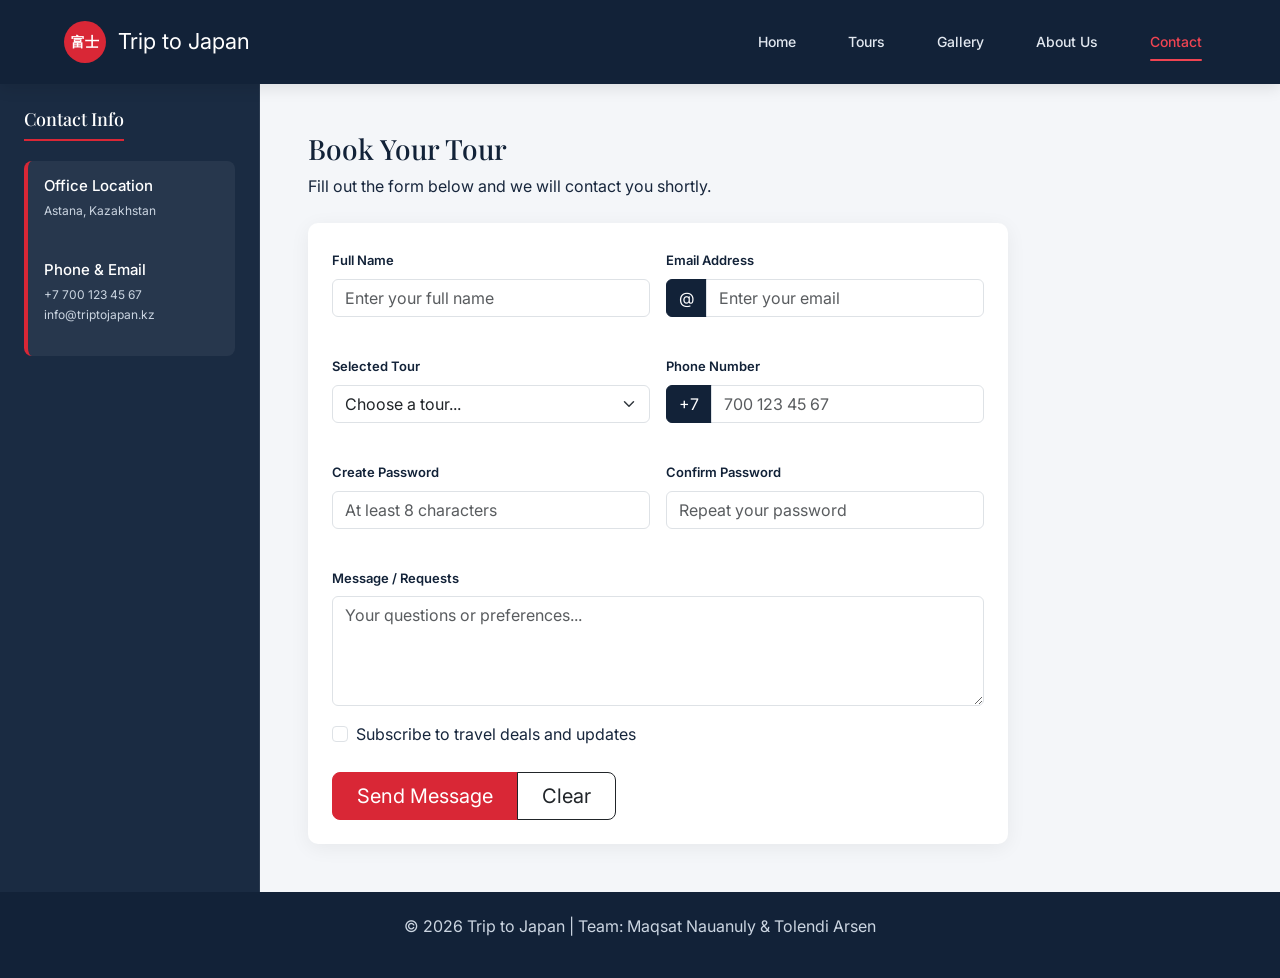
<file: trip-to-japan/contact.html>
<!DOCTYPE html>
<html lang="en">
<head>
    <meta charset="UTF-8">
    <meta name="viewport" content="width=device-width, initial-scale=1.0">
    <title>Trip to Japan | Contact</title>
    <link rel="stylesheet" href="https://cdn.jsdelivr.net/npm/bootstrap@5.3.3/dist/css/bootstrap.min.css">
    <link rel="stylesheet" href="css/style.css">
</head>
<body class="grid-container">

    <header class="main-header">
        <nav class="navbar navbar-expand-lg navbar-dark site-navbar">
            <div class="container-fluid px-0">
                <a class="navbar-brand" href="index.html">
                    <span class="logo-badge">富士</span>
                    <span>Trip to Japan</span>
                </a>
                <button class="navbar-toggler" type="button" data-bs-toggle="collapse" data-bs-target="#mainNav" aria-controls="mainNav" aria-expanded="false" aria-label="Toggle navigation">
                    <span class="navbar-toggler-icon"></span>
                </button>
                <div class="collapse navbar-collapse justify-content-end" id="mainNav">
                    <ul class="navbar-nav gap-lg-4 mt-3 mt-lg-0">
                        <li class="nav-item"><a class="nav-link" href="index.html">Home</a></li>
                        <li class="nav-item"><a class="nav-link" href="tours.html">Tours</a></li>
                        <li class="nav-item"><a class="nav-link" href="gallery.html">Gallery</a></li>
                        <li class="nav-item"><a class="nav-link" href="about.html">About Us</a></li>
                        <li class="nav-item"><a class="nav-link active" href="contact.html">Contact</a></li>
                    </ul>
                </div>
            </div>
        </nav>
    </header>

    <aside class="sidebar p-3 p-lg-4">
        <h3>Contact Info</h3>
        <div class="sidebar-card p-3">
            <h4>Office Location</h4>
            <p>Astana, Kazakhstan</p>
            <br>
            <h4>Phone &amp; Email</h4>
            <p>+7 700 123 45 67<br>info@triptojapan.kz</p>
        </div>
    </aside>

    <main class="main-content p-3 p-md-4 p-lg-5">
        <div class="section-header mb-3 mb-lg-4">
            <h2>Book Your Tour</h2>
            <p>Fill out the form below and we will contact you shortly.</p>
        </div>

        <!-- TASK 9: Bootstrap Form + JS TASK 1: form validation -->
        <div class="form-card p-3 p-lg-4">
            <form id="bookingForm" novalidate>
                <div class="form-success d-none" id="formSuccess">
                    Thank you! Your booking request has been sent. We will contact you shortly.
                </div>

                <div class="row g-3 mb-3">
                    <div class="col-12 col-md-6">
                        <label for="name" class="form-label">Full Name</label>
                        <input type="text" class="form-control" id="name" placeholder="Enter your full name" required>
                        <small class="error-text" id="nameError"></small>
                    </div>
                    <div class="col-12 col-md-6">
                        <label for="email" class="form-label">Email Address</label>
                        <div class="input-group">
                            <span class="input-group-text">@</span>
                            <input type="email" class="form-control" id="email" placeholder="Enter your email" required>
                        </div>
                        <small class="error-text" id="emailError"></small>
                    </div>
                </div>

                <div class="row g-3 mb-3">
                    <div class="col-12 col-md-6">
                        <label for="city" class="form-label">Selected Tour</label>
                        <select id="city" class="form-select" required>
                            <option value="">Choose a tour...</option>
                            <option value="tokyo">Tokyo Highlights</option>
                            <option value="kyoto">Kyoto Cultural</option>
                            <option value="osaka">Osaka Food &amp; Lights</option>
                            <option value="fuji">Mount Fuji Expedition</option>
                        </select>
                        <small class="error-text" id="cityError"></small>
                    </div>
                    <div class="col-12 col-md-6">
                        <label for="phone" class="form-label">Phone Number</label>
                        <div class="input-group">
                            <span class="input-group-text">+7</span>
                            <input type="tel" class="form-control" id="phone" placeholder="700 123 45 67">
                        </div>
                        <small class="error-text" id="phoneError"></small>
                    </div>
                </div>

                <div class="row g-3 mb-3">
                    <div class="col-12 col-md-6">
                        <label for="password" class="form-label">Create Password</label>
                        <input type="password" class="form-control" id="password" placeholder="At least 8 characters" required>
                        <small class="error-text" id="passwordError"></small>
                    </div>
                    <div class="col-12 col-md-6">
                        <label for="confirmPassword" class="form-label">Confirm Password</label>
                        <input type="password" class="form-control" id="confirmPassword" placeholder="Repeat your password" required>
                        <small class="error-text" id="confirmPasswordError"></small>
                    </div>
                </div>

                <div class="mb-3">
                    <label for="msg" class="form-label">Message / Requests</label>
                    <textarea class="form-control" id="msg" rows="4" placeholder="Your questions or preferences..."></textarea>
                </div>

                <div class="form-check mb-4">
                    <input class="form-check-input" type="checkbox" id="newsletter">
                    <label class="form-check-label" for="newsletter">
                        Subscribe to travel deals and updates
                    </label>
                </div>

                <!-- TASK 6: Bootstrap Button Group -->
                <div class="btn-group" role="group" aria-label="Form actions">
                    <button type="submit" class="btn btn-primary btn-lg px-4">Send Message</button>
                    <button type="reset" class="btn btn-outline-dark btn-lg px-4">Clear</button>
                </div>
            </form>
        </div>
    </main>

    <footer class="main-footer">
        <p>© 2026 Trip to Japan | Team: Maqsat Nauanuly &amp; Tolendi Arsen</p>
    </footer>

    <script src="https://cdn.jsdelivr.net/npm/bootstrap@5.3.3/dist/js/bootstrap.bundle.min.js"></script>
    <script src="js/script.js"></script>
</body>
</html>
</file>
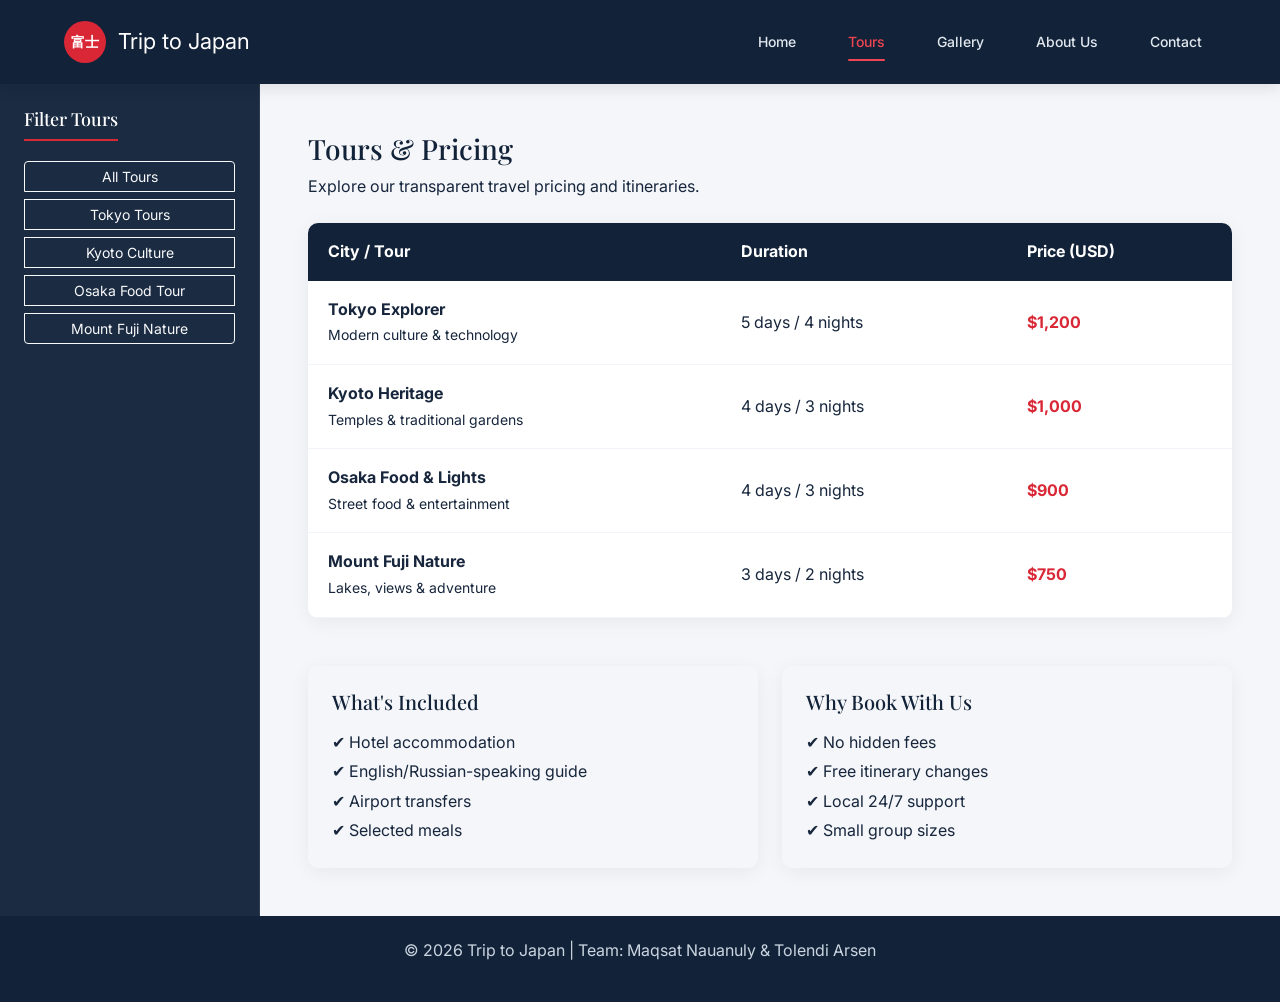
<file: trip-to-japan/tours.html>
<!DOCTYPE html>
<html lang="en">
<head>
    <meta charset="UTF-8">
    <meta name="viewport" content="width=device-width, initial-scale=1.0">
    <title>Trip to Japan | Tours</title>
    <link rel="stylesheet" href="https://cdn.jsdelivr.net/npm/bootstrap@5.3.3/dist/css/bootstrap.min.css">
    <link rel="stylesheet" href="css/style.css">
</head>
<body class="grid-container">

    <header class="main-header">
        <nav class="navbar navbar-expand-lg navbar-dark site-navbar">
            <div class="container-fluid px-0">
                <a class="navbar-brand" href="index.html">
                    <span class="logo-badge">富士</span>
                    <span>Trip to Japan</span>
                </a>
                <button class="navbar-toggler" type="button" data-bs-toggle="collapse" data-bs-target="#mainNav" aria-controls="mainNav" aria-expanded="false" aria-label="Toggle navigation">
                    <span class="navbar-toggler-icon"></span>
                </button>
                <div class="collapse navbar-collapse justify-content-end" id="mainNav">
                    <ul class="navbar-nav gap-lg-4 mt-3 mt-lg-0">
                        <li class="nav-item"><a class="nav-link" href="index.html">Home</a></li>
                        <li class="nav-item"><a class="nav-link active" href="tours.html">Tours</a></li>
                        <li class="nav-item"><a class="nav-link" href="gallery.html">Gallery</a></li>
                        <li class="nav-item"><a class="nav-link" href="about.html">About Us</a></li>
                        <li class="nav-item"><a class="nav-link" href="contact.html">Contact</a></li>
                    </ul>
                </div>
            </div>
        </nav>
    </header>

    <aside class="sidebar p-3 p-lg-4">
        <h3>Filter Tours</h3>
        <!-- TASK 6: Bootstrap Button Group -->
        <div class="btn-group-vertical w-100" role="group" aria-label="Filter tours by destination">
            <button type="button" class="btn btn-outline-light btn-sm mb-2">All Tours</button>
            <button type="button" class="btn btn-outline-light btn-sm mb-2">Tokyo Tours</button>
            <button type="button" class="btn btn-outline-light btn-sm mb-2">Kyoto Culture</button>
            <button type="button" class="btn btn-outline-light btn-sm mb-2">Osaka Food Tour</button>
            <button type="button" class="btn btn-outline-light btn-sm">Mount Fuji Nature</button>
        </div>
    </aside>

    <main class="main-content p-3 p-md-4 p-lg-5">
        <div class="section-header mb-3 mb-lg-4">
            <h2>Tours &amp; Pricing</h2>
            <p>Explore our transparent travel pricing and itineraries.</p>
        </div>

        <div class="table-card mb-4 mb-lg-5">
            <table class="mb-0">
                <thead>
                    <tr>
                        <th>City / Tour</th>
                        <th>Duration</th>
                        <th>Price (USD)</th>
                    </tr>
                </thead>
                <tbody>
                    <tr>
                        <td><strong>Tokyo Explorer</strong><br><small>Modern culture &amp; technology</small></td>
                        <td>5 days / 4 nights</td>
                        <td class="price-text">$1,200</td>
                    </tr>
                    <tr>
                        <td><strong>Kyoto Heritage</strong><br><small>Temples &amp; traditional gardens</small></td>
                        <td>4 days / 3 nights</td>
                        <td class="price-text">$1,000</td>
                    </tr>
                    <tr>
                        <td><strong>Osaka Food &amp; Lights</strong><br><small>Street food &amp; entertainment</small></td>
                        <td>4 days / 3 nights</td>
                        <td class="price-text">$900</td>
                    </tr>
                    <tr>
                        <td><strong>Mount Fuji Nature</strong><br><small>Lakes, views &amp; adventure</small></td>
                        <td>3 days / 2 nights</td>
                        <td class="price-text">$750</td>
                    </tr>
                </tbody>
            </table>
        </div>

        <!-- TASK 3: Bootstrap Grid, two columns (col-sm-12, col-md-6, col-lg-6), wrapped in container-fluid -->
        <div class="container-fluid px-0">
            <div class="row g-4">
                <div class="col-12 col-sm-12 col-md-6 col-lg-6">
                    <div class="theme-card p-4 h-100">
                        <h3 class="mb-3">What's Included</h3>
                        <p class="mb-1">✔ Hotel accommodation</p>
                        <p class="mb-1">✔ English/Russian-speaking guide</p>
                        <p class="mb-1">✔ Airport transfers</p>
                        <p class="mb-0">✔ Selected meals</p>
                    </div>
                </div>
                <div class="col-12 col-sm-12 col-md-6 col-lg-6">
                    <div class="theme-card p-4 h-100">
                        <h3 class="mb-3">Why Book With Us</h3>
                        <p class="mb-1">✔ No hidden fees</p>
                        <p class="mb-1">✔ Free itinerary changes</p>
                        <p class="mb-1">✔ Local 24/7 support</p>
                        <p class="mb-0">✔ Small group sizes</p>
                    </div>
                </div>
            </div>
        </div>
    </main>

    <footer class="main-footer">
        <p>© 2026 Trip to Japan | Team: Maqsat Nauanuly &amp; Tolendi Arsen</p>
    </footer>

    <script src="https://cdn.jsdelivr.net/npm/bootstrap@5.3.3/dist/js/bootstrap.bundle.min.js"></script>
    <script src="js/script.js"></script>
</body>
</html>
</file>
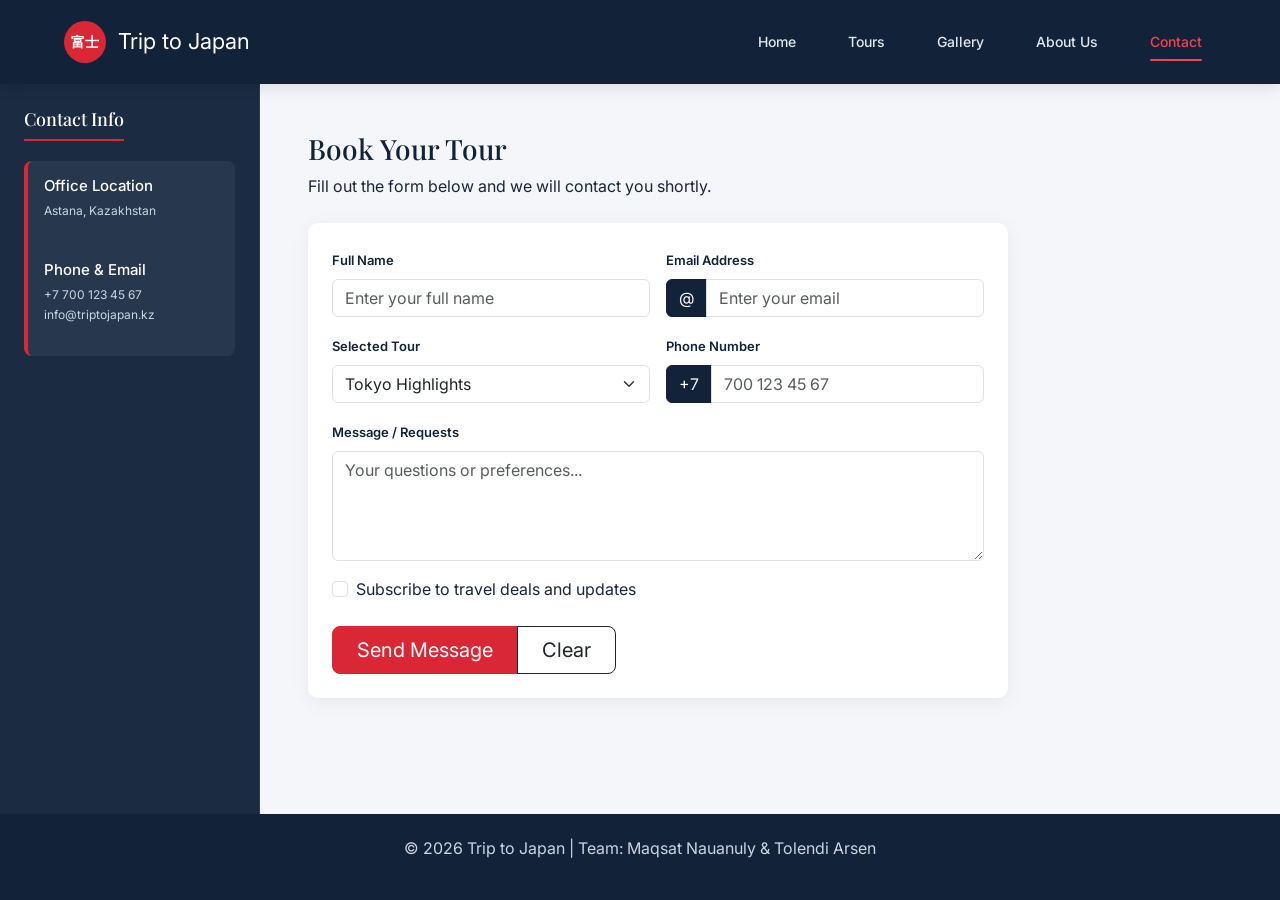
<file: TripToJapan-Assignment3/contact.html>
<!DOCTYPE html>
<html lang="en">
<head>
    <meta charset="UTF-8">
    <meta name="viewport" content="width=device-width, initial-scale=1.0">
    <title>Trip to Japan | Contact</title>
    <link rel="stylesheet" href="https://cdn.jsdelivr.net/npm/bootstrap@5.3.3/dist/css/bootstrap.min.css">
    <link rel="stylesheet" href="css/style.css">
</head>
<body class="grid-container">

    <header class="main-header">
        <nav class="navbar navbar-expand-lg navbar-dark site-navbar">
            <div class="container-fluid px-0">
                <a class="navbar-brand" href="index.html">
                    <span class="logo-badge">富士</span>
                    <span>Trip to Japan</span>
                </a>
                <button class="navbar-toggler" type="button" data-bs-toggle="collapse" data-bs-target="#mainNav" aria-controls="mainNav" aria-expanded="false" aria-label="Toggle navigation">
                    <span class="navbar-toggler-icon"></span>
                </button>
                <div class="collapse navbar-collapse justify-content-end" id="mainNav">
                    <ul class="navbar-nav gap-lg-4 mt-3 mt-lg-0">
                        <li class="nav-item"><a class="nav-link" href="index.html">Home</a></li>
                        <li class="nav-item"><a class="nav-link" href="tours.html">Tours</a></li>
                        <li class="nav-item"><a class="nav-link" href="gallery.html">Gallery</a></li>
                        <li class="nav-item"><a class="nav-link" href="about.html">About Us</a></li>
                        <li class="nav-item"><a class="nav-link active" href="contact.html">Contact</a></li>
                    </ul>
                </div>
            </div>
        </nav>
    </header>

    <aside class="sidebar p-3 p-lg-4">
        <h3>Contact Info</h3>
        <div class="sidebar-card p-3">
            <h4>Office Location</h4>
            <p>Astana, Kazakhstan</p>
            <br>
            <h4>Phone &amp; Email</h4>
            <p>+7 700 123 45 67<br>info@triptojapan.kz</p>
        </div>
    </aside>

    <main class="main-content p-3 p-md-4 p-lg-5">
        <div class="section-header mb-3 mb-lg-4">
            <h2>Book Your Tour</h2>
            <p>Fill out the form below and we will contact you shortly.</p>
        </div>

        <!-- TASK 9: Bootstrap Form -->
        <div class="form-card p-3 p-lg-4">
            <form>
                <div class="row g-3 mb-3">
                    <div class="col-12 col-md-6">
                        <label for="name" class="form-label">Full Name</label>
                        <input type="text" class="form-control" id="name" placeholder="Enter your full name" required>
                    </div>
                    <div class="col-12 col-md-6">
                        <label for="email" class="form-label">Email Address</label>
                        <div class="input-group">
                            <span class="input-group-text">@</span>
                            <input type="email" class="form-control" id="email" placeholder="Enter your email" required>
                        </div>
                    </div>
                </div>

                <div class="row g-3 mb-3">
                    <div class="col-12 col-md-6">
                        <label for="city" class="form-label">Selected Tour</label>
                        <select id="city" class="form-select">
                            <option value="tokyo">Tokyo Highlights</option>
                            <option value="kyoto">Kyoto Cultural</option>
                            <option value="osaka">Osaka Food &amp; Lights</option>
                            <option value="fuji">Mount Fuji Expedition</option>
                        </select>
                    </div>
                    <div class="col-12 col-md-6">
                        <label for="phone" class="form-label">Phone Number</label>
                        <div class="input-group">
                            <span class="input-group-text">+7</span>
                            <input type="tel" class="form-control" id="phone" placeholder="700 123 45 67">
                        </div>
                    </div>
                </div>

                <div class="mb-3">
                    <label for="msg" class="form-label">Message / Requests</label>
                    <textarea class="form-control" id="msg" rows="4" placeholder="Your questions or preferences..."></textarea>
                </div>

                <div class="form-check mb-4">
                    <input class="form-check-input" type="checkbox" id="newsletter">
                    <label class="form-check-label" for="newsletter">
                        Subscribe to travel deals and updates
                    </label>
                </div>

                <!-- TASK 6: Bootstrap Button Group -->
                <div class="btn-group" role="group" aria-label="Form actions">
                    <button type="submit" class="btn btn-primary btn-lg px-4">Send Message</button>
                    <button type="reset" class="btn btn-outline-dark btn-lg px-4">Clear</button>
                </div>
            </form>
        </div>
    </main>

    <footer class="main-footer">
        <p>© 2026 Trip to Japan | Team: Maqsat Nauanuly &amp; Tolendi Arsen</p>
    </footer>

    <script src="https://cdn.jsdelivr.net/npm/bootstrap@5.3.3/dist/js/bootstrap.bundle.min.js"></script>
</body>
</html>
</file>
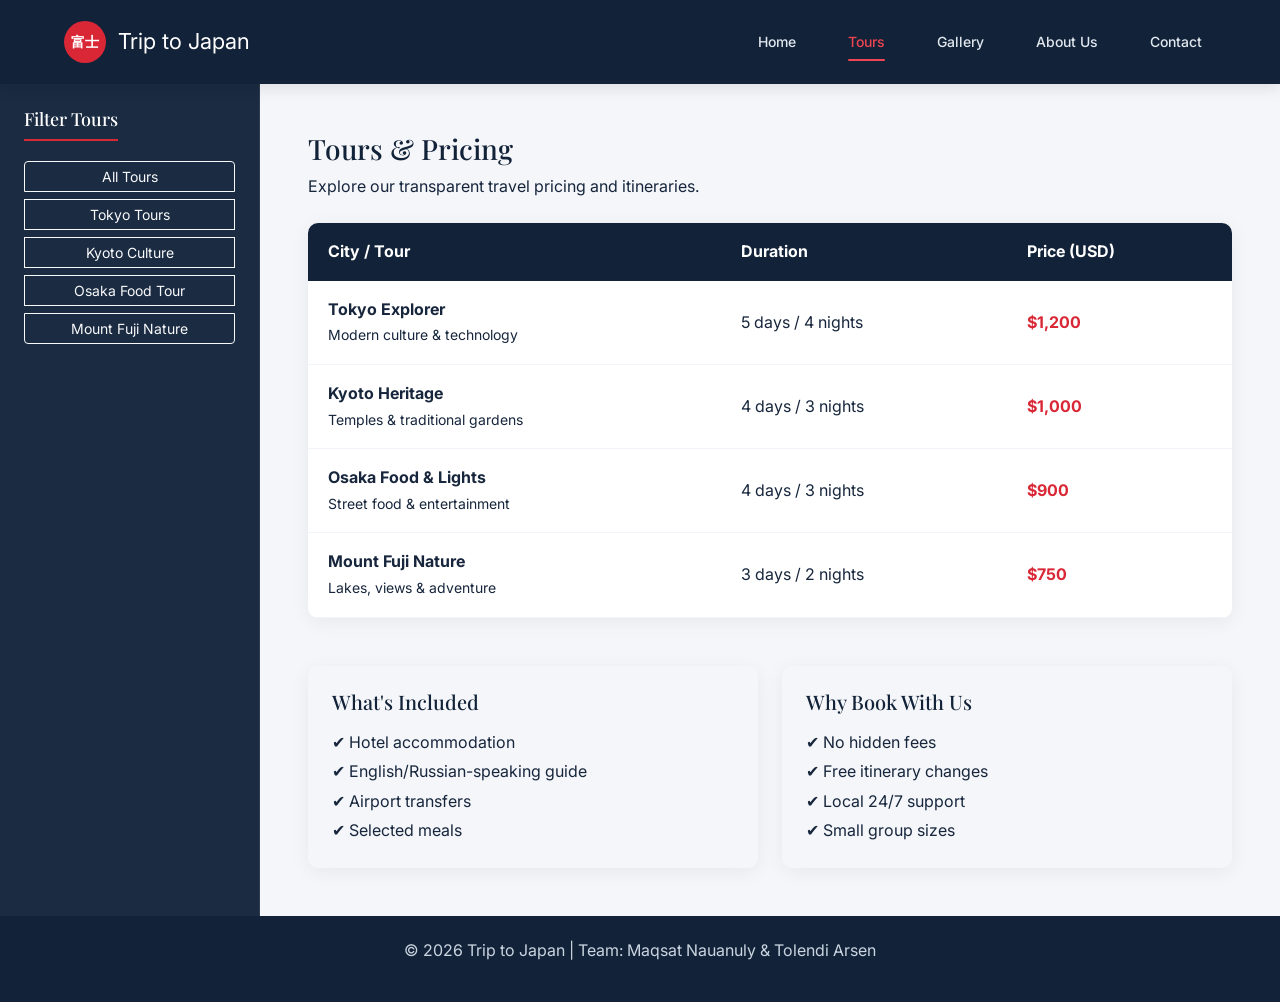
<file: TripToJapan-Assignment3/tours.html>
<!DOCTYPE html>
<html lang="en">
<head>
    <meta charset="UTF-8">
    <meta name="viewport" content="width=device-width, initial-scale=1.0">
    <title>Trip to Japan | Tours</title>
    <link rel="stylesheet" href="https://cdn.jsdelivr.net/npm/bootstrap@5.3.3/dist/css/bootstrap.min.css">
    <link rel="stylesheet" href="css/style.css">
</head>
<body class="grid-container">

    <header class="main-header">
        <nav class="navbar navbar-expand-lg navbar-dark site-navbar">
            <div class="container-fluid px-0">
                <a class="navbar-brand" href="index.html">
                    <span class="logo-badge">富士</span>
                    <span>Trip to Japan</span>
                </a>
                <button class="navbar-toggler" type="button" data-bs-toggle="collapse" data-bs-target="#mainNav" aria-controls="mainNav" aria-expanded="false" aria-label="Toggle navigation">
                    <span class="navbar-toggler-icon"></span>
                </button>
                <div class="collapse navbar-collapse justify-content-end" id="mainNav">
                    <ul class="navbar-nav gap-lg-4 mt-3 mt-lg-0">
                        <li class="nav-item"><a class="nav-link" href="index.html">Home</a></li>
                        <li class="nav-item"><a class="nav-link active" href="tours.html">Tours</a></li>
                        <li class="nav-item"><a class="nav-link" href="gallery.html">Gallery</a></li>
                        <li class="nav-item"><a class="nav-link" href="about.html">About Us</a></li>
                        <li class="nav-item"><a class="nav-link" href="contact.html">Contact</a></li>
                    </ul>
                </div>
            </div>
        </nav>
    </header>

    <aside class="sidebar p-3 p-lg-4">
        <h3>Filter Tours</h3>
        <!-- TASK 6: Bootstrap Button Group -->
        <div class="btn-group-vertical w-100" role="group" aria-label="Filter tours by destination">
            <button type="button" class="btn btn-outline-light btn-sm mb-2">All Tours</button>
            <button type="button" class="btn btn-outline-light btn-sm mb-2">Tokyo Tours</button>
            <button type="button" class="btn btn-outline-light btn-sm mb-2">Kyoto Culture</button>
            <button type="button" class="btn btn-outline-light btn-sm mb-2">Osaka Food Tour</button>
            <button type="button" class="btn btn-outline-light btn-sm">Mount Fuji Nature</button>
        </div>
    </aside>

    <main class="main-content p-3 p-md-4 p-lg-5">
        <div class="section-header mb-3 mb-lg-4">
            <h2>Tours &amp; Pricing</h2>
            <p>Explore our transparent travel pricing and itineraries.</p>
        </div>

        <div class="table-card mb-4 mb-lg-5">
            <table class="mb-0">
                <thead>
                    <tr>
                        <th>City / Tour</th>
                        <th>Duration</th>
                        <th>Price (USD)</th>
                    </tr>
                </thead>
                <tbody>
                    <tr>
                        <td><strong>Tokyo Explorer</strong><br><small>Modern culture &amp; technology</small></td>
                        <td>5 days / 4 nights</td>
                        <td class="price-text">$1,200</td>
                    </tr>
                    <tr>
                        <td><strong>Kyoto Heritage</strong><br><small>Temples &amp; traditional gardens</small></td>
                        <td>4 days / 3 nights</td>
                        <td class="price-text">$1,000</td>
                    </tr>
                    <tr>
                        <td><strong>Osaka Food &amp; Lights</strong><br><small>Street food &amp; entertainment</small></td>
                        <td>4 days / 3 nights</td>
                        <td class="price-text">$900</td>
                    </tr>
                    <tr>
                        <td><strong>Mount Fuji Nature</strong><br><small>Lakes, views &amp; adventure</small></td>
                        <td>3 days / 2 nights</td>
                        <td class="price-text">$750</td>
                    </tr>
                </tbody>
            </table>
        </div>

        <!-- TASK 3: Bootstrap Grid, two columns (col-sm-12, col-md-6, col-lg-6), wrapped in container-fluid -->
        <div class="container-fluid px-0">
            <div class="row g-4">
                <div class="col-12 col-sm-12 col-md-6 col-lg-6">
                    <div class="theme-card p-4 h-100">
                        <h3 class="mb-3">What's Included</h3>
                        <p class="mb-1">✔ Hotel accommodation</p>
                        <p class="mb-1">✔ English/Russian-speaking guide</p>
                        <p class="mb-1">✔ Airport transfers</p>
                        <p class="mb-0">✔ Selected meals</p>
                    </div>
                </div>
                <div class="col-12 col-sm-12 col-md-6 col-lg-6">
                    <div class="theme-card p-4 h-100">
                        <h3 class="mb-3">Why Book With Us</h3>
                        <p class="mb-1">✔ No hidden fees</p>
                        <p class="mb-1">✔ Free itinerary changes</p>
                        <p class="mb-1">✔ Local 24/7 support</p>
                        <p class="mb-0">✔ Small group sizes</p>
                    </div>
                </div>
            </div>
        </div>
    </main>

    <footer class="main-footer">
        <p>© 2026 Trip to Japan | Team: Maqsat Nauanuly &amp; Tolendi Arsen</p>
    </footer>

    <script src="https://cdn.jsdelivr.net/npm/bootstrap@5.3.3/dist/js/bootstrap.bundle.min.js"></script>
</body>
</html>
</file>
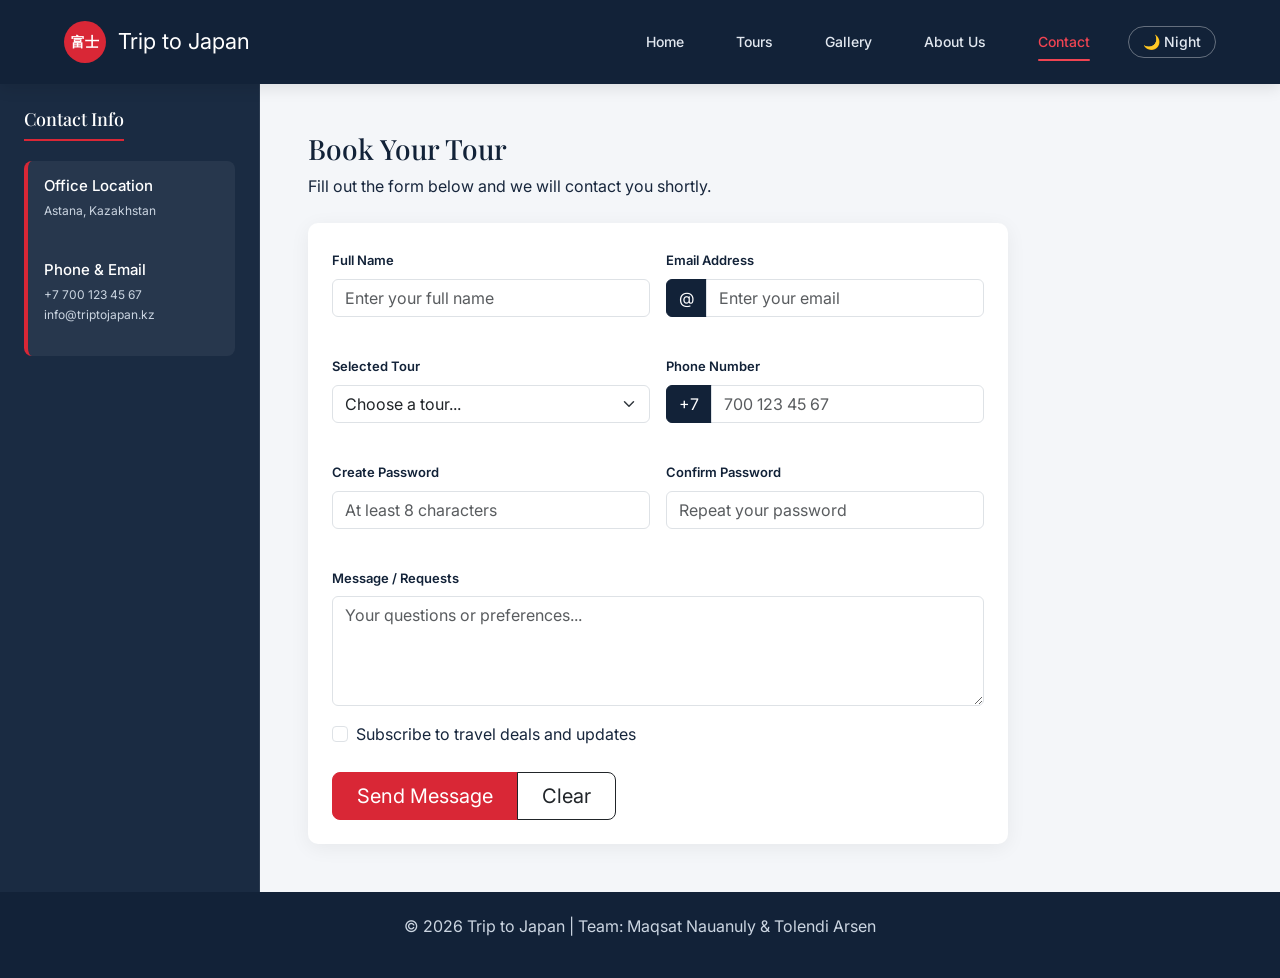
<file: Trip-to-Japan-assignment5/trip-to-japan/trip-to-japan/contact.html>
<!DOCTYPE html>
<html lang="en">
<head>
    <meta charset="UTF-8">
    <meta name="viewport" content="width=device-width, initial-scale=1.0">
    <title>Trip to Japan | Contact</title>
    <link rel="stylesheet" href="https://cdn.jsdelivr.net/npm/bootstrap@5.3.3/dist/css/bootstrap.min.css">
    <link rel="stylesheet" href="css/style.css">
</head>
<body class="grid-container">

    <header class="main-header">
        <nav class="navbar navbar-expand-lg navbar-dark site-navbar">
            <div class="container-fluid px-0">
                <a class="navbar-brand" href="index.html">
                    <span class="logo-badge">富士</span>
                    <span>Trip to Japan</span>
                </a>
                <button class="navbar-toggler" type="button" data-bs-toggle="collapse" data-bs-target="#mainNav" aria-controls="mainNav" aria-expanded="false" aria-label="Toggle navigation">
                    <span class="navbar-toggler-icon"></span>
                </button>
                <div class="collapse navbar-collapse justify-content-end" id="mainNav">
                    <ul class="navbar-nav gap-lg-4 mt-3 mt-lg-0">
                        <li class="nav-item"><a class="nav-link" href="index.html">Home</a></li>
                        <li class="nav-item"><a class="nav-link" href="tours.html">Tours</a></li>
                        <li class="nav-item"><a class="nav-link" href="gallery.html">Gallery</a></li>
                        <li class="nav-item"><a class="nav-link" href="about.html">About Us</a></li>
                        <li class="nav-item"><a class="nav-link active" href="contact.html">Contact</a></li>
                        <li class="nav-item d-flex align-items-center"><button type="button" class="theme-toggle" id="themeToggle">🌙 Night</button></li>
                    </ul>
                </div>
            </div>
        </nav>
    </header>

    <aside class="sidebar p-3 p-lg-4">
        <h3>Contact Info</h3>
        <div class="sidebar-card p-3">
            <h4>Office Location</h4>
            <p>Astana, Kazakhstan</p>
            <br>
            <h4>Phone &amp; Email</h4>
            <p>+7 700 123 45 67<br>info@triptojapan.kz</p>
        </div>
    </aside>

    <main class="main-content p-3 p-md-4 p-lg-5">
        <div class="section-header mb-3 mb-lg-4">
            <h2>Book Your Tour</h2>
            <p>Fill out the form below and we will contact you shortly.</p>
        </div>

        <!-- TASK 9: Bootstrap Form + JS TASK 1: form validation -->
        <div class="form-card p-3 p-lg-4">
            <form id="bookingForm" novalidate>
                <div class="form-success d-none" id="formSuccess">
                    Thank you! Your booking request has been sent. We will contact you shortly.
                </div>

                <div class="form-error d-none" id="formError"></div>

                <div class="row g-3 mb-3">
                    <div class="col-12 col-md-6">
                        <label for="name" class="form-label">Full Name</label>
                        <input type="text" class="form-control" id="name" placeholder="Enter your full name" required>
                        <small class="error-text" id="nameError"></small>
                    </div>
                    <div class="col-12 col-md-6">
                        <label for="email" class="form-label">Email Address</label>
                        <div class="input-group">
                            <span class="input-group-text">@</span>
                            <input type="email" class="form-control" id="email" placeholder="Enter your email" required>
                        </div>
                        <small class="error-text" id="emailError"></small>
                    </div>
                </div>

                <div class="row g-3 mb-3">
                    <div class="col-12 col-md-6">
                        <label for="city" class="form-label">Selected Tour</label>
                        <select id="city" class="form-select" required>
                            <option value="">Choose a tour...</option>
                            <option value="tokyo">Tokyo Highlights</option>
                            <option value="kyoto">Kyoto Cultural</option>
                            <option value="osaka">Osaka Food &amp; Lights</option>
                            <option value="fuji">Mount Fuji Expedition</option>
                        </select>
                        <small class="error-text" id="cityError"></small>
                    </div>
                    <div class="col-12 col-md-6">
                        <label for="phone" class="form-label">Phone Number</label>
                        <div class="input-group">
                            <span class="input-group-text">+7</span>
                            <input type="tel" class="form-control" id="phone" placeholder="700 123 45 67">
                        </div>
                        <small class="error-text" id="phoneError"></small>
                    </div>
                </div>

                <div class="row g-3 mb-3">
                    <div class="col-12 col-md-6">
                        <label for="password" class="form-label">Create Password</label>
                        <input type="password" class="form-control" id="password" placeholder="At least 8 characters" required>
                        <small class="error-text" id="passwordError"></small>
                    </div>
                    <div class="col-12 col-md-6">
                        <label for="confirmPassword" class="form-label">Confirm Password</label>
                        <input type="password" class="form-control" id="confirmPassword" placeholder="Repeat your password" required>
                        <small class="error-text" id="confirmPasswordError"></small>
                    </div>
                </div>

                <div class="mb-3">
                    <label for="msg" class="form-label">Message / Requests</label>
                    <textarea class="form-control" id="msg" rows="4" placeholder="Your questions or preferences..."></textarea>
                </div>

                <div class="form-check mb-4">
                    <input class="form-check-input" type="checkbox" id="newsletter">
                    <label class="form-check-label" for="newsletter">
                        Subscribe to travel deals and updates
                    </label>
                </div>

                <!-- TASK 6: Bootstrap Button Group -->
                <div class="btn-group" role="group" aria-label="Form actions">
                    <button type="submit" class="btn btn-primary btn-lg px-4" id="submitBtn">Send Message</button>
                    <button type="reset" class="btn btn-outline-dark btn-lg px-4">Clear</button>
                </div>
            </form>
        </div>
    </main>

    <footer class="main-footer">
        <p>© 2026 Trip to Japan | Team: Maqsat Nauanuly &amp; Tolendi Arsen</p>
    </footer>

    <script src="https://cdn.jsdelivr.net/npm/bootstrap@5.3.3/dist/js/bootstrap.bundle.min.js"></script>
    <script src="js/script.js"></script>
</body>
</html>
</file>
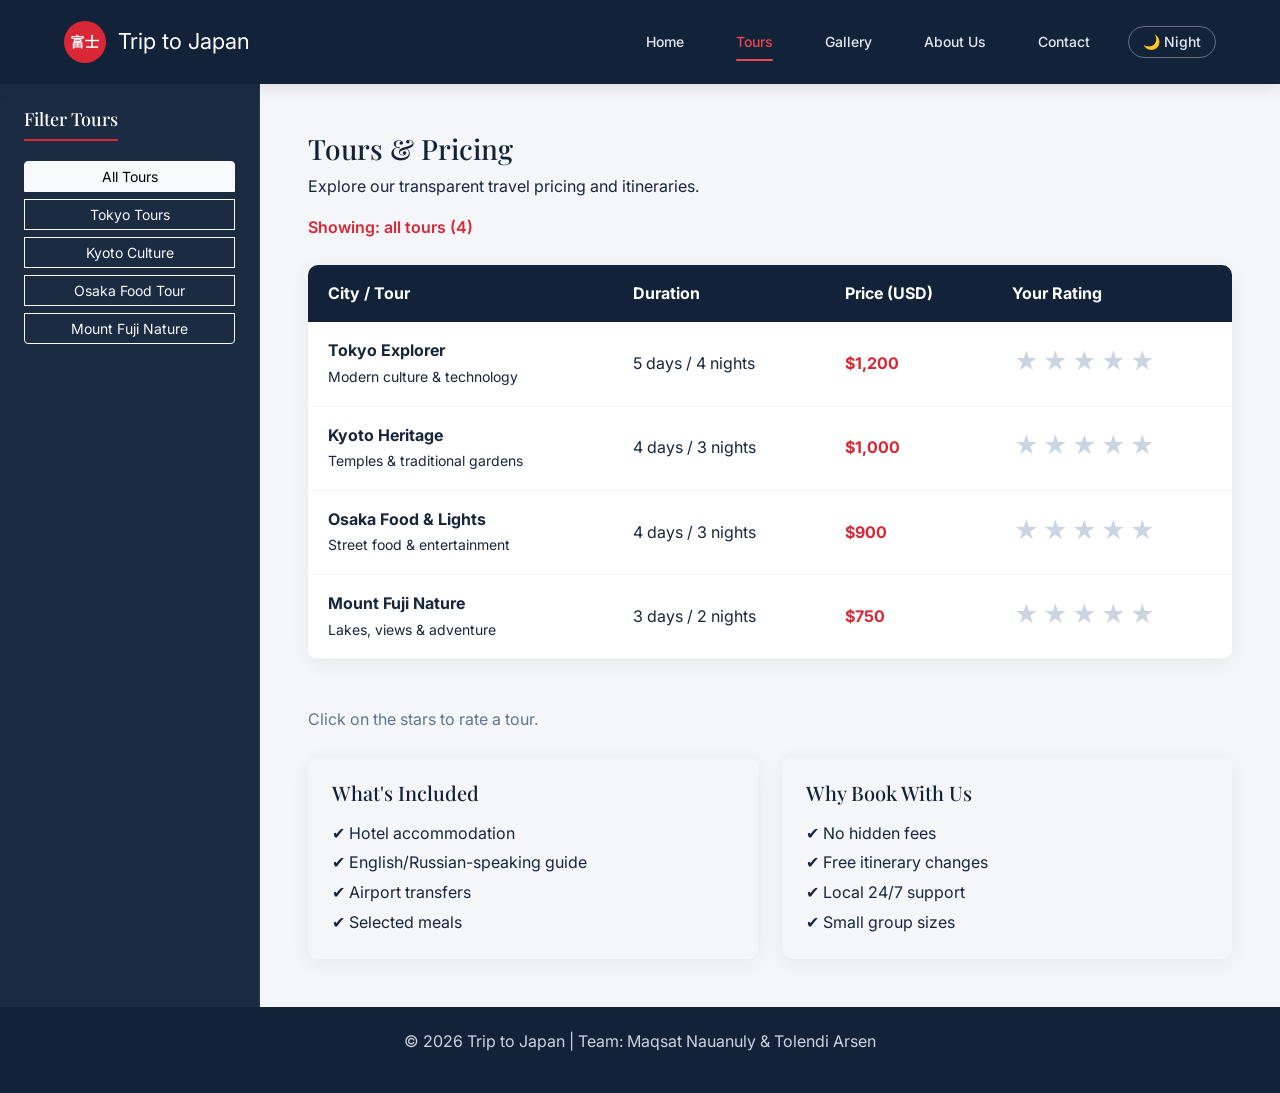
<file: Trip-to-Japan-assignment5/trip-to-japan/trip-to-japan/tours.html>
<!DOCTYPE html>
<html lang="en">
<head>
    <meta charset="UTF-8">
    <meta name="viewport" content="width=device-width, initial-scale=1.0">
    <title>Trip to Japan | Tours</title>
    <link rel="stylesheet" href="https://cdn.jsdelivr.net/npm/bootstrap@5.3.3/dist/css/bootstrap.min.css">
    <link rel="stylesheet" href="css/style.css">
</head>
<body class="grid-container">

    <header class="main-header">
        <nav class="navbar navbar-expand-lg navbar-dark site-navbar">
            <div class="container-fluid px-0">
                <a class="navbar-brand" href="index.html">
                    <span class="logo-badge">富士</span>
                    <span>Trip to Japan</span>
                </a>
                <button class="navbar-toggler" type="button" data-bs-toggle="collapse" data-bs-target="#mainNav" aria-controls="mainNav" aria-expanded="false" aria-label="Toggle navigation">
                    <span class="navbar-toggler-icon"></span>
                </button>
                <div class="collapse navbar-collapse justify-content-end" id="mainNav">
                    <ul class="navbar-nav gap-lg-4 mt-3 mt-lg-0">
                        <li class="nav-item"><a class="nav-link" href="index.html">Home</a></li>
                        <li class="nav-item"><a class="nav-link active" href="tours.html">Tours</a></li>
                        <li class="nav-item"><a class="nav-link" href="gallery.html">Gallery</a></li>
                        <li class="nav-item"><a class="nav-link" href="about.html">About Us</a></li>
                        <li class="nav-item"><a class="nav-link" href="contact.html">Contact</a></li>
                        <li class="nav-item d-flex align-items-center"><button type="button" class="theme-toggle" id="themeToggle">🌙 Night</button></li>
                    </ul>
                </div>
            </div>
        </nav>
    </header>

    <aside class="sidebar p-3 p-lg-4">
        <h3>Filter Tours</h3>
        <!-- TASK 6: Bootstrap Button Group -->
        <div class="btn-group-vertical w-100" role="group" aria-label="Filter tours by destination">
            <button type="button" class="btn btn-outline-light btn-sm mb-2 filter-btn active" data-filter="all">All Tours</button>
            <button type="button" class="btn btn-outline-light btn-sm mb-2 filter-btn" data-filter="tokyo">Tokyo Tours</button>
            <button type="button" class="btn btn-outline-light btn-sm mb-2 filter-btn" data-filter="kyoto">Kyoto Culture</button>
            <button type="button" class="btn btn-outline-light btn-sm mb-2 filter-btn" data-filter="osaka">Osaka Food Tour</button>
            <button type="button" class="btn btn-outline-light btn-sm filter-btn" data-filter="fuji">Mount Fuji Nature</button>
        </div>
    </aside>

    <main class="main-content p-3 p-md-4 p-lg-5">
        <div class="section-header mb-3 mb-lg-4">
            <h2>Tours &amp; Pricing</h2>
            <p>Explore our transparent travel pricing and itineraries.</p>
            <!-- ADVANCED JS: text updated by filter buttons -->
            <p class="filter-info" id="filterInfo"></p>
        </div>

        <div class="table-card mb-4 mb-lg-5">
            <table class="mb-0">
                <thead>
                    <tr>
                        <th>City / Tour</th>
                        <th>Duration</th>
                        <th>Price (USD)</th>
                        <th>Your Rating</th>
                    </tr>
                </thead>
                <!-- ADVANCED JS: rows are created from the "tours" array in script.js -->
                <tbody id="toursBody"></tbody>
            </table>
        </div>

        <!-- ADVANCED JS: message after clicking a rating star -->
        <p class="rating-message" id="ratingMessage">Click on the stars to rate a tour.</p>

        <!-- TASK 3: Bootstrap Grid, two columns (col-sm-12, col-md-6, col-lg-6), wrapped in container-fluid -->
        <div class="container-fluid px-0">
            <div class="row g-4">
                <div class="col-12 col-sm-12 col-md-6 col-lg-6">
                    <div class="theme-card p-4 h-100">
                        <h3 class="mb-3">What's Included</h3>
                        <p class="mb-1">✔ Hotel accommodation</p>
                        <p class="mb-1">✔ English/Russian-speaking guide</p>
                        <p class="mb-1">✔ Airport transfers</p>
                        <p class="mb-0">✔ Selected meals</p>
                    </div>
                </div>
                <div class="col-12 col-sm-12 col-md-6 col-lg-6">
                    <div class="theme-card p-4 h-100">
                        <h3 class="mb-3">Why Book With Us</h3>
                        <p class="mb-1">✔ No hidden fees</p>
                        <p class="mb-1">✔ Free itinerary changes</p>
                        <p class="mb-1">✔ Local 24/7 support</p>
                        <p class="mb-0">✔ Small group sizes</p>
                    </div>
                </div>
            </div>
        </div>
    </main>

    <footer class="main-footer">
        <p>© 2026 Trip to Japan | Team: Maqsat Nauanuly &amp; Tolendi Arsen</p>
    </footer>

    <script src="https://cdn.jsdelivr.net/npm/bootstrap@5.3.3/dist/js/bootstrap.bundle.min.js"></script>
    <script src="js/script.js"></script>
</body>
</html>
</file>
<file: trip-to-japan/css/style.css>
@import url('https://fonts.googleapis.com/css2?family=Inter:wght@400;500;600;700&family=Playfair+Display:wght@600;700&display=swap');

* {
    margin: 0;
    padding: 0;
    box-sizing: border-box;
    font-family: 'Inter', sans-serif;
}

body {
    background-color: #f4f6f9;
    color: #17263c;
    line-height: 1.6;
}

a {
    text-decoration: none;
    color: inherit;
}

ul {
    list-style: none;
}

/* =====================================================
   TASK 1: RESPONSIVE TYPOGRAPHY (Media Queries)
   Mobile-first base sizes, scaled up for tablet + desktop
   ===================================================== */
h1, h2, h3 { font-family: 'Playfair Display', serif; color: #122238; }

h1 { font-size: 26px; }
h2 { font-size: 20px; }
h3 { font-size: 17px; }
p  { font-size: 14px; }

/* Tablet */
@media (min-width: 576px) {
    h1 { font-size: 34px; }
    h2 { font-size: 24px; }
    h3 { font-size: 19px; }
    p  { font-size: 15px; }
}

/* Desktop */
@media (min-width: 992px) {
    h1 { font-size: 44px; }
    h2 { font-size: 28px; }
    h3 { font-size: 20px; }
    p  { font-size: 16px; }
}

/* =====================================================
   TASK 3: GRID PAGE LAYOUT (Header, Sidebar, Main, Footer)
   ===================================================== */
.grid-container {
    display: grid;
    grid-template-areas:
        "header header"
        "sidebar main"
        "footer footer";
    grid-template-columns: 260px 1fr;
    grid-template-rows: auto 1fr auto;
    min-height: 100vh;
}

.main-header { grid-area: header; position: sticky; top: 0; z-index: 100; }
.sidebar { grid-area: sidebar; }
.main-content { grid-area: main; }
.main-footer { grid-area: footer; }

/* =====================================================
   TASK 5: BOOTSTRAP NAVBAR (themed to match brand)
   ===================================================== */
.site-navbar {
    background-color: #122238 !important;
    padding: 16px 5% !important;
    box-shadow: 0 4px 15px rgba(0,0,0,0.1);
}

.site-navbar .navbar-brand {
    color: #ffffff;
    font-family: 'Playfair Display', serif;
    font-size: 22px;
    display: flex;
    align-items: center;
    gap: 12px;
}

.logo-badge {
    width: 42px;
    height: 42px;
    background: #d92736;
    color: white;
    border-radius: 50%;
    display: flex;
    justify-content: center;
    align-items: center;
    font-weight: 700;
    font-size: 14px;
    flex-shrink: 0;
}

.site-navbar .nav-link {
    color: #e2e8f0 !important;
    font-size: 14px;
    font-weight: 500;
    padding: 6px 14px !important;
    transition: 0.3s;
    position: relative;
}

.site-navbar .nav-link:hover,
.site-navbar .nav-link.active {
    color: #f04452 !important;
}

.site-navbar .nav-link.active::after {
    content: "";
    position: absolute;
    bottom: -2px;
    left: 14px;
    right: 14px;
    height: 2px;
    background: #f04452;
    border-radius: 2px;
}

.site-navbar .navbar-toggler {
    border-color: rgba(255,255,255,0.35);
}

.site-navbar .navbar-toggler-icon {
    background-image: url("data:image/svg+xml,%3csvg xmlns='http://www.w3.org/2000/svg' viewBox='0 0 30 30'%3e%3cpath stroke='rgba(255,255,255,0.85)' stroke-linecap='round' stroke-miterlimit='10' stroke-width='2' d='M4 7h22M4 15h22M4 23h22'/%3e%3c/svg%3e");
}

/* =====================================================
   SIDEBAR STYLES (Grid Area Element)
   ===================================================== */
.sidebar {
    background-color: #1a2b42;
    color: #ffffff;
    border-right: 1px solid rgba(255,255,255,0.08);
}

.sidebar h3 {
    color: #ffffff;
    font-size: 18px;
    margin-bottom: 20px;
    border-bottom: 2px solid #d92736;
    padding-bottom: 8px;
    display: inline-block;
}

.sidebar ul li { margin-bottom: 14px; }

.sidebar ul li a {
    color: #cbd5e1;
    font-size: 14px;
    transition: 0.2s;
}

.sidebar ul li a:hover {
    color: #f04452;
    padding-left: 6px;
}

.sidebar-card {
    background: rgba(255,255,255,0.06);
    border-radius: 8px;
    border-left: 4px solid #d92736;
}

.sidebar-card h4 {
    font-size: 15px;
    margin-bottom: 6px;
    color: #fff;
}

.sidebar-card p {
    font-size: 12px;
    color: #cbd5e1;
}

/* =====================================================
   PAGE HERO & TITLES
   ===================================================== */
.hero-banner {
    background: linear-gradient(rgba(18,34,56,0.65), rgba(18,34,56,0.85)), url('https://images.unsplash.com/photo-1493976040374-85c8e12f0c0e?auto=format&fit=crop&w=1600&q=80') center/cover;
    color: white;
    border-radius: 12px;
}

.hero-banner h1 { color: #ffffff; }
.hero-banner p { color: #e2e8f0; font-size: 16px; }

.section-header h2 { color: #122238; }

/* =====================================================
   TASK 2: PURE CSS RESPONSIVE CARD ROW (NO BOOTSTRAP)
   Desktop: 3 per row | Tablet: 2 per row | Mobile: stacked
   ===================================================== */
.mq-card-row {
    display: flex;
    flex-wrap: wrap;
    gap: 20px;
}

.mq-card {
    flex: 1 1 100%;
    background: #ffffff;
    border-radius: 10px;
    padding: 26px;
    box-shadow: 0 4px 20px rgba(0,0,0,0.06);
    border-top: 3px solid #d92736;
}

.mq-card h3 { margin-bottom: 10px; }
.mq-card p { color: #64748b; }

/* Tablet: two boxes per row */
@media (min-width: 576px) and (max-width: 991px) {
    .mq-card { flex: 1 1 calc(50% - 10px); }
}

/* Desktop: three boxes side by side */
@media (min-width: 992px) {
    .mq-card { flex: 1 1 calc(33.333% - 14px); }
}

/* =====================================================
   TASK 8: BOOTSTRAP CARDS (themed)
   ===================================================== */
.theme-card {
    border: none;
    border-radius: 10px;
    overflow: hidden;
    box-shadow: 0 4px 20px rgba(0,0,0,0.06);
    transition: transform 0.3s ease, box-shadow 0.3s ease;
}

.theme-card:hover {
    transform: translateY(-8px);
    box-shadow: 0 12px 30px rgba(0,0,0,0.12);
}

.theme-card .card-img-top {
    height: 190px;
    object-fit: cover;
}

.theme-card .card-title {
    font-family: 'Playfair Display', serif;
    color: #122238;
}

.theme-card .card-text { color: #64748b; font-size: 14px; }

/* =====================================================
   TASK 6: BOOTSTRAP BUTTONS (themed red brand color)
   ===================================================== */
.btn-primary {
    background-color: #d92736;
    border-color: #d92736;
}
.btn-primary:hover, .btn-primary:focus {
    background-color: #b91f2d;
    border-color: #b91f2d;
}

.btn-outline-primary {
    color: #d92736;
    border-color: #d92736;
}
.btn-outline-primary:hover {
    background-color: #d92736;
    border-color: #d92736;
    color: #fff;
}

.btn-dark { background-color: #122238; border-color: #122238; }
.btn-dark:hover { background-color: #0b1626; border-color: #0b1626; }

/* =====================================================
   TASK 4: GRID IMAGE GALLERY WITH HOVER CAPTIONS
   ===================================================== */
.gallery-grid-container {
    display: grid;
    grid-template-columns: repeat(3, 1fr);
    /* spacing handled by Bootstrap's g-4 utility class in HTML (Task 4) */
}

.gallery-card {
    position: relative;
    height: 220px;
    border-radius: 10px;
    overflow: hidden;
    box-shadow: 0 4px 15px rgba(0,0,0,0.08);
}

.gallery-card img {
    width: 100%;
    height: 100%;
    object-fit: cover;
    transition: transform 0.4s ease;
}

.gallery-overlay {
    position: absolute;
    top: 0;
    left: 0;
    width: 100%;
    height: 100%;
    background: rgba(18, 34, 56, 0.85);
    display: flex;
    flex-direction: column;
    justify-content: center;
    align-items: center;
    color: #ffffff;
    opacity: 0;
    transition: opacity 0.3s ease;
}

.gallery-overlay h4 { font-size: 18px; font-weight: 600; color: #fff; }
.gallery-overlay p { font-size: 12px; color: #f04452; margin-top: 4px; }

.gallery-card:hover img { transform: scale(1.08); }
.gallery-card:hover .gallery-overlay { opacity: 1; }

/* =====================================================
   TASK 7: BOOTSTRAP CAROUSEL (themed)
   ===================================================== */
.theme-carousel .carousel-item img {
    height: 420px;
    object-fit: cover;
    border-radius: 12px;
}
.theme-carousel { border-radius: 12px; overflow: hidden; }
.theme-carousel .carousel-caption {
    background: rgba(18,34,56,0.55);
    border-radius: 8px;
    padding: 10px 24px;
    bottom: 30px;
}
.theme-carousel .carousel-indicators [data-bs-target] {
    background-color: #d92736;
}

/* =====================================================
   TABLES (TOURS PAGE)
   ===================================================== */
.table-card {
    background: white;
    border-radius: 10px;
    overflow: hidden;
    box-shadow: 0 4px 20px rgba(0,0,0,0.06);
}

table { width: 100%; border-collapse: collapse; }

table th {
    background: #122238;
    color: white;
    text-align: left;
    padding: 16px 20px;
}

table td {
    padding: 16px 20px;
    border-bottom: 1px solid #f1f5f9;
}

table tr:hover { background: #f8fafc; }

.price-text { color: #d92736; font-weight: 700; }

/* =====================================================
   TASK 9: BOOTSTRAP FORM (themed)
   ===================================================== */
.form-card {
    background: white;
    border-radius: 10px;
    box-shadow: 0 4px 20px rgba(0,0,0,0.06);
    max-width: 700px;
}

.form-label { font-weight: 600; font-size: 13px; color: #122238; }

.form-control:focus, .form-select:focus {
    border-color: #d92736;
    box-shadow: 0 0 0 0.2rem rgba(217, 39, 54, 0.15);
}

.input-group-text { background: #122238; color: #fff; border-color: #122238; }

/* =====================================================
   FOOTER (Grid Area Element)
   ===================================================== */
.main-footer {
    background: #122238;
    color: #cbd5e1;
    text-align: center;
    padding: 22px;
    font-size: 13px;
}

/* =====================================================
   RESPONSIVE LAYOUT (structural breakpoints)
   ===================================================== */
@media (max-width: 900px) {
    .grid-container {
        grid-template-areas:
            "header"
            "main"
            "sidebar"
            "footer";
        grid-template-columns: 1fr;
    }

    .gallery-grid-container {
        grid-template-columns: repeat(2, 1fr);
    }
}

@media (max-width: 600px) {
    .gallery-grid-container {
        grid-template-columns: 1fr;
    }
    .theme-carousel .carousel-item img { height: 260px; }
}

/* =====================================================
   JS TASK 1: FORM VALIDATION STYLES (contact.html)
   ===================================================== */
.error-text {
    display: block;
    color: #d92736;
    font-size: 12px;
    margin-top: 4px;
    min-height: 16px;
}

.form-hint { font-size: 12px; color: #64748b; }

.form-control.input-error,
.form-select.input-error {
    border-color: #d92736;
    background-color: #fff5f5;
}

.form-control.input-ok,
.form-select.input-ok {
    border-color: #2f9e62;
}

.form-success {
    background: #e8f3ea;
    color: #1f6b43;
    border-left: 4px solid #2f9e62;
    border-radius: 8px;
    padding: 14px 18px;
    margin-bottom: 20px;
    font-size: 14px;
    font-weight: 500;
}

/* =====================================================
   JS TASK 2: FAQ ACCORDION (about.html)
   Answer is hidden with max-height: 0 and opens smoothly
   ===================================================== */
.faq-list { max-width: 800px; }

.faq-item {
    background: #ffffff;
    border-radius: 10px;
    box-shadow: 0 4px 20px rgba(0,0,0,0.06);
    border-left: 4px solid transparent;
    margin-bottom: 12px;
    overflow: hidden;
    transition: border-color 0.3s ease;
}

.faq-item.active { border-left-color: #d92736; }

.faq-question {
    width: 100%;
    display: flex;
    justify-content: space-between;
    align-items: center;
    gap: 16px;
    padding: 16px 20px;
    background: none;
    border: none;
    text-align: left;
    font-size: 16px;
    font-weight: 600;
    color: #122238;
    cursor: pointer;
    transition: color 0.2s ease;
}

.faq-question:hover { color: #d92736; }

.faq-icon {
    font-size: 24px;
    line-height: 1;
    color: #d92736;
    flex-shrink: 0;
    transition: transform 0.3s ease;
}

.faq-item.active .faq-icon { transform: rotate(45deg); }

.faq-answer {
    max-height: 0;
    overflow: hidden;
    transition: max-height 0.35s ease;
}

.faq-answer p {
    padding: 0 20px 18px;
    color: #64748b;
}

/* =====================================================
   JS TASK 3: POPUP SUBSCRIPTION FORM (index.html)
   ===================================================== */
.popup-overlay {
    position: fixed;
    top: 0;
    left: 0;
    width: 100%;
    height: 100%;
    background: rgba(18, 34, 56, 0.75);
    display: none;
    justify-content: center;
    align-items: center;
    padding: 16px;
    z-index: 2000;
}

.popup-overlay.show { display: flex; }

.popup-box {
    position: relative;
    width: 100%;
    max-width: 440px;
    background: #ffffff;
    border-radius: 12px;
    border-top: 4px solid #d92736;
    padding: 30px 26px 26px;
    box-shadow: 0 12px 40px rgba(0,0,0,0.25);
}

.popup-box h3 { margin-bottom: 8px; }
.popup-box > p { color: #64748b; margin-bottom: 18px; }

.popup-close {
    position: absolute;
    top: 8px;
    right: 14px;
    background: none;
    border: none;
    font-size: 30px;
    line-height: 1;
    color: #64748b;
    cursor: pointer;
    transition: color 0.2s ease;
}

.popup-close:hover { color: #d92736; }

.popup-message {
    font-size: 13px;
    margin-top: 12px;
    min-height: 18px;
}

.popup-message.popup-error { color: #d92736; }
.popup-message.popup-success { color: #1f6b43; font-weight: 600; }

/* =====================================================
   JS TASK 4: BACKGROUND COLOR CHANGE (gallery.html)
   Smooth transition when the color changes
   ===================================================== */
body { transition: background-color 0.5s ease; }

.color-name-text { margin-top: 8px; }

/* =====================================================
   JS TASK 5: DATE AND TIME BLOCK (index.html)
   ===================================================== */
.sidebar-card .datetime-text {
    font-size: 14px;
    font-weight: 600;
    color: #ffffff;
}
</file>
<file: TripToJapan-Assignment3/css/style.css>
@import url('https://fonts.googleapis.com/css2?family=Inter:wght@400;500;600;700&family=Playfair+Display:wght@600;700&display=swap');

* {
    margin: 0;
    padding: 0;
    box-sizing: border-box;
    font-family: 'Inter', sans-serif;
}

body {
    background-color: #f4f6f9;
    color: #17263c;
    line-height: 1.6;
}

a {
    text-decoration: none;
    color: inherit;
}

ul {
    list-style: none;
}

/* =====================================================
   TASK 1: RESPONSIVE TYPOGRAPHY (Media Queries)
   Mobile-first base sizes, scaled up for tablet + desktop
   ===================================================== */
h1, h2, h3 { font-family: 'Playfair Display', serif; color: #122238; }

h1 { font-size: 26px; }
h2 { font-size: 20px; }
h3 { font-size: 17px; }
p  { font-size: 14px; }

/* Tablet */
@media (min-width: 576px) {
    h1 { font-size: 34px; }
    h2 { font-size: 24px; }
    h3 { font-size: 19px; }
    p  { font-size: 15px; }
}

/* Desktop */
@media (min-width: 992px) {
    h1 { font-size: 44px; }
    h2 { font-size: 28px; }
    h3 { font-size: 20px; }
    p  { font-size: 16px; }
}

/* =====================================================
   TASK 3: GRID PAGE LAYOUT (Header, Sidebar, Main, Footer)
   ===================================================== */
.grid-container {
    display: grid;
    grid-template-areas:
        "header header"
        "sidebar main"
        "footer footer";
    grid-template-columns: 260px 1fr;
    grid-template-rows: auto 1fr auto;
    min-height: 100vh;
}

.main-header { grid-area: header; position: sticky; top: 0; z-index: 100; }
.sidebar { grid-area: sidebar; }
.main-content { grid-area: main; }
.main-footer { grid-area: footer; }

/* =====================================================
   TASK 5: BOOTSTRAP NAVBAR (themed to match brand)
   ===================================================== */
.site-navbar {
    background-color: #122238 !important;
    padding: 16px 5% !important;
    box-shadow: 0 4px 15px rgba(0,0,0,0.1);
}

.site-navbar .navbar-brand {
    color: #ffffff;
    font-family: 'Playfair Display', serif;
    font-size: 22px;
    display: flex;
    align-items: center;
    gap: 12px;
}

.logo-badge {
    width: 42px;
    height: 42px;
    background: #d92736;
    color: white;
    border-radius: 50%;
    display: flex;
    justify-content: center;
    align-items: center;
    font-weight: 700;
    font-size: 14px;
    flex-shrink: 0;
}

.site-navbar .nav-link {
    color: #e2e8f0 !important;
    font-size: 14px;
    font-weight: 500;
    padding: 6px 14px !important;
    transition: 0.3s;
    position: relative;
}

.site-navbar .nav-link:hover,
.site-navbar .nav-link.active {
    color: #f04452 !important;
}

.site-navbar .nav-link.active::after {
    content: "";
    position: absolute;
    bottom: -2px;
    left: 14px;
    right: 14px;
    height: 2px;
    background: #f04452;
    border-radius: 2px;
}

.site-navbar .navbar-toggler {
    border-color: rgba(255,255,255,0.35);
}

.site-navbar .navbar-toggler-icon {
    background-image: url("data:image/svg+xml,%3csvg xmlns='http://www.w3.org/2000/svg' viewBox='0 0 30 30'%3e%3cpath stroke='rgba(255,255,255,0.85)' stroke-linecap='round' stroke-miterlimit='10' stroke-width='2' d='M4 7h22M4 15h22M4 23h22'/%3e%3c/svg%3e");
}

/* =====================================================
   SIDEBAR STYLES (Grid Area Element)
   ===================================================== */
.sidebar {
    background-color: #1a2b42;
    color: #ffffff;
    border-right: 1px solid rgba(255,255,255,0.08);
}

.sidebar h3 {
    color: #ffffff;
    font-size: 18px;
    margin-bottom: 20px;
    border-bottom: 2px solid #d92736;
    padding-bottom: 8px;
    display: inline-block;
}

.sidebar ul li { margin-bottom: 14px; }

.sidebar ul li a {
    color: #cbd5e1;
    font-size: 14px;
    transition: 0.2s;
}

.sidebar ul li a:hover {
    color: #f04452;
    padding-left: 6px;
}

.sidebar-card {
    background: rgba(255,255,255,0.06);
    border-radius: 8px;
    border-left: 4px solid #d92736;
}

.sidebar-card h4 {
    font-size: 15px;
    margin-bottom: 6px;
    color: #fff;
}

.sidebar-card p {
    font-size: 12px;
    color: #cbd5e1;
}

/* =====================================================
   PAGE HERO & TITLES
   ===================================================== */
.hero-banner {
    background: linear-gradient(rgba(18,34,56,0.65), rgba(18,34,56,0.85)), url('https://images.unsplash.com/photo-1493976040374-85c8e12f0c0e?auto=format&fit=crop&w=1600&q=80') center/cover;
    color: white;
    border-radius: 12px;
}

.hero-banner h1 { color: #ffffff; }
.hero-banner p { color: #e2e8f0; font-size: 16px; }

.section-header h2 { color: #122238; }

/* =====================================================
   TASK 2: PURE CSS RESPONSIVE CARD ROW (NO BOOTSTRAP)
   Desktop: 3 per row | Tablet: 2 per row | Mobile: stacked
   ===================================================== */
.mq-card-row {
    display: flex;
    flex-wrap: wrap;
    gap: 20px;
}

.mq-card {
    flex: 1 1 100%;
    background: #ffffff;
    border-radius: 10px;
    padding: 26px;
    box-shadow: 0 4px 20px rgba(0,0,0,0.06);
    border-top: 3px solid #d92736;
}

.mq-card h3 { margin-bottom: 10px; }
.mq-card p { color: #64748b; }

/* Tablet: two boxes per row */
@media (min-width: 576px) and (max-width: 991px) {
    .mq-card { flex: 1 1 calc(50% - 10px); }
}

/* Desktop: three boxes side by side */
@media (min-width: 992px) {
    .mq-card { flex: 1 1 calc(33.333% - 14px); }
}

/* =====================================================
   TASK 8: BOOTSTRAP CARDS (themed)
   ===================================================== */
.theme-card {
    border: none;
    border-radius: 10px;
    overflow: hidden;
    box-shadow: 0 4px 20px rgba(0,0,0,0.06);
    transition: transform 0.3s ease, box-shadow 0.3s ease;
}

.theme-card:hover {
    transform: translateY(-8px);
    box-shadow: 0 12px 30px rgba(0,0,0,0.12);
}

.theme-card .card-img-top {
    height: 190px;
    object-fit: cover;
}

.theme-card .card-title {
    font-family: 'Playfair Display', serif;
    color: #122238;
}

.theme-card .card-text { color: #64748b; font-size: 14px; }

/* =====================================================
   TASK 6: BOOTSTRAP BUTTONS (themed red brand color)
   ===================================================== */
.btn-primary {
    background-color: #d92736;
    border-color: #d92736;
}
.btn-primary:hover, .btn-primary:focus {
    background-color: #b91f2d;
    border-color: #b91f2d;
}

.btn-outline-primary {
    color: #d92736;
    border-color: #d92736;
}
.btn-outline-primary:hover {
    background-color: #d92736;
    border-color: #d92736;
    color: #fff;
}

.btn-dark { background-color: #122238; border-color: #122238; }
.btn-dark:hover { background-color: #0b1626; border-color: #0b1626; }

/* =====================================================
   TASK 4: GRID IMAGE GALLERY WITH HOVER CAPTIONS
   ===================================================== */
.gallery-grid-container {
    display: grid;
    grid-template-columns: repeat(3, 1fr);
    /* spacing handled by Bootstrap's g-4 utility class in HTML (Task 4) */
}

.gallery-card {
    position: relative;
    height: 220px;
    border-radius: 10px;
    overflow: hidden;
    box-shadow: 0 4px 15px rgba(0,0,0,0.08);
}

.gallery-card img {
    width: 100%;
    height: 100%;
    object-fit: cover;
    transition: transform 0.4s ease;
}

.gallery-overlay {
    position: absolute;
    top: 0;
    left: 0;
    width: 100%;
    height: 100%;
    background: rgba(18, 34, 56, 0.85);
    display: flex;
    flex-direction: column;
    justify-content: center;
    align-items: center;
    color: #ffffff;
    opacity: 0;
    transition: opacity 0.3s ease;
}

.gallery-overlay h4 { font-size: 18px; font-weight: 600; color: #fff; }
.gallery-overlay p { font-size: 12px; color: #f04452; margin-top: 4px; }

.gallery-card:hover img { transform: scale(1.08); }
.gallery-card:hover .gallery-overlay { opacity: 1; }

/* =====================================================
   TASK 7: BOOTSTRAP CAROUSEL (themed)
   ===================================================== */
.theme-carousel .carousel-item img {
    height: 420px;
    object-fit: cover;
    border-radius: 12px;
}
.theme-carousel { border-radius: 12px; overflow: hidden; }
.theme-carousel .carousel-caption {
    background: rgba(18,34,56,0.55);
    border-radius: 8px;
    padding: 10px 24px;
    bottom: 30px;
}
.theme-carousel .carousel-indicators [data-bs-target] {
    background-color: #d92736;
}

/* =====================================================
   TABLES (TOURS PAGE)
   ===================================================== */
.table-card {
    background: white;
    border-radius: 10px;
    overflow: hidden;
    box-shadow: 0 4px 20px rgba(0,0,0,0.06);
}

table { width: 100%; border-collapse: collapse; }

table th {
    background: #122238;
    color: white;
    text-align: left;
    padding: 16px 20px;
}

table td {
    padding: 16px 20px;
    border-bottom: 1px solid #f1f5f9;
}

table tr:hover { background: #f8fafc; }

.price-text { color: #d92736; font-weight: 700; }

/* =====================================================
   TASK 9: BOOTSTRAP FORM (themed)
   ===================================================== */
.form-card {
    background: white;
    border-radius: 10px;
    box-shadow: 0 4px 20px rgba(0,0,0,0.06);
    max-width: 700px;
}

.form-label { font-weight: 600; font-size: 13px; color: #122238; }

.form-control:focus, .form-select:focus {
    border-color: #d92736;
    box-shadow: 0 0 0 0.2rem rgba(217, 39, 54, 0.15);
}

.input-group-text { background: #122238; color: #fff; border-color: #122238; }

/* =====================================================
   FOOTER (Grid Area Element)
   ===================================================== */
.main-footer {
    background: #122238;
    color: #cbd5e1;
    text-align: center;
    padding: 22px;
    font-size: 13px;
}

/* =====================================================
   RESPONSIVE LAYOUT (structural breakpoints)
   ===================================================== */
@media (max-width: 900px) {
    .grid-container {
        grid-template-areas:
            "header"
            "main"
            "sidebar"
            "footer";
        grid-template-columns: 1fr;
    }

    .gallery-grid-container {
        grid-template-columns: repeat(2, 1fr);
    }
}

@media (max-width: 600px) {
    .gallery-grid-container {
        grid-template-columns: 1fr;
    }
    .theme-carousel .carousel-item img { height: 260px; }
}
</file>
<file: Trip-to-Japan-assignment5/trip-to-japan/trip-to-japan/css/style.css>
@import url('https://fonts.googleapis.com/css2?family=Inter:wght@400;500;600;700&family=Playfair+Display:wght@600;700&display=swap');

* {
    margin: 0;
    padding: 0;
    box-sizing: border-box;
    font-family: 'Inter', sans-serif;
}

body {
    background-color: #f4f6f9;
    color: #17263c;
    line-height: 1.6;
}

a {
    text-decoration: none;
    color: inherit;
}

ul {
    list-style: none;
}

/* =====================================================
   TASK 1: RESPONSIVE TYPOGRAPHY (Media Queries)
   Mobile-first base sizes, scaled up for tablet + desktop
   ===================================================== */
h1, h2, h3 { font-family: 'Playfair Display', serif; color: #122238; }

h1 { font-size: 26px; }
h2 { font-size: 20px; }
h3 { font-size: 17px; }
p  { font-size: 14px; }

/* Tablet */
@media (min-width: 576px) {
    h1 { font-size: 34px; }
    h2 { font-size: 24px; }
    h3 { font-size: 19px; }
    p  { font-size: 15px; }
}

/* Desktop */
@media (min-width: 992px) {
    h1 { font-size: 44px; }
    h2 { font-size: 28px; }
    h3 { font-size: 20px; }
    p  { font-size: 16px; }
}

/* =====================================================
   TASK 3: GRID PAGE LAYOUT (Header, Sidebar, Main, Footer)
   ===================================================== */
.grid-container {
    display: grid;
    grid-template-areas:
        "header header"
        "sidebar main"
        "footer footer";
    grid-template-columns: 260px 1fr;
    grid-template-rows: auto 1fr auto;
    min-height: 100vh;
}

.main-header { grid-area: header; position: sticky; top: 0; z-index: 100; }
.sidebar { grid-area: sidebar; }
.main-content { grid-area: main; }
.main-footer { grid-area: footer; }

/* =====================================================
   TASK 5: BOOTSTRAP NAVBAR (themed to match brand)
   ===================================================== */
.site-navbar {
    background-color: #122238 !important;
    padding: 16px 5% !important;
    box-shadow: 0 4px 15px rgba(0,0,0,0.1);
}

.site-navbar .navbar-brand {
    color: #ffffff;
    font-family: 'Playfair Display', serif;
    font-size: 22px;
    display: flex;
    align-items: center;
    gap: 12px;
}

.logo-badge {
    width: 42px;
    height: 42px;
    background: #d92736;
    color: white;
    border-radius: 50%;
    display: flex;
    justify-content: center;
    align-items: center;
    font-weight: 700;
    font-size: 14px;
    flex-shrink: 0;
}

.site-navbar .nav-link {
    color: #e2e8f0 !important;
    font-size: 14px;
    font-weight: 500;
    padding: 6px 14px !important;
    transition: 0.3s;
    position: relative;
}

.site-navbar .nav-link:hover,
.site-navbar .nav-link.active {
    color: #f04452 !important;
}

.site-navbar .nav-link.active::after {
    content: "";
    position: absolute;
    bottom: -2px;
    left: 14px;
    right: 14px;
    height: 2px;
    background: #f04452;
    border-radius: 2px;
}

.site-navbar .navbar-toggler {
    border-color: rgba(255,255,255,0.35);
}

.site-navbar .navbar-toggler-icon {
    background-image: url("data:image/svg+xml,%3csvg xmlns='http://www.w3.org/2000/svg' viewBox='0 0 30 30'%3e%3cpath stroke='rgba(255,255,255,0.85)' stroke-linecap='round' stroke-miterlimit='10' stroke-width='2' d='M4 7h22M4 15h22M4 23h22'/%3e%3c/svg%3e");
}

/* =====================================================
   SIDEBAR STYLES (Grid Area Element)
   ===================================================== */
.sidebar {
    background-color: #1a2b42;
    color: #ffffff;
    border-right: 1px solid rgba(255,255,255,0.08);
}

.sidebar h3 {
    color: #ffffff;
    font-size: 18px;
    margin-bottom: 20px;
    border-bottom: 2px solid #d92736;
    padding-bottom: 8px;
    display: inline-block;
}

.sidebar ul li { margin-bottom: 14px; }

.sidebar ul li a {
    color: #cbd5e1;
    font-size: 14px;
    transition: 0.2s;
}

.sidebar ul li a:hover {
    color: #f04452;
    padding-left: 6px;
}

.sidebar-card {
    background: rgba(255,255,255,0.06);
    border-radius: 8px;
    border-left: 4px solid #d92736;
}

.sidebar-card h4 {
    font-size: 15px;
    margin-bottom: 6px;
    color: #fff;
}

.sidebar-card p {
    font-size: 12px;
    color: #cbd5e1;
}

/* =====================================================
   PAGE HERO & TITLES
   ===================================================== */
.hero-banner {
    background: linear-gradient(rgba(18,34,56,0.65), rgba(18,34,56,0.85)), url('https://images.unsplash.com/photo-1493976040374-85c8e12f0c0e?auto=format&fit=crop&w=1600&q=80') center/cover;
    color: white;
    border-radius: 12px;
}

.hero-banner h1 { color: #ffffff; }
.hero-banner p { color: #e2e8f0; font-size: 16px; }

.section-header h2 { color: #122238; }

/* =====================================================
   TASK 2: PURE CSS RESPONSIVE CARD ROW (NO BOOTSTRAP)
   Desktop: 3 per row | Tablet: 2 per row | Mobile: stacked
   ===================================================== */
.mq-card-row {
    display: flex;
    flex-wrap: wrap;
    gap: 20px;
}

.mq-card {
    flex: 1 1 100%;
    background: #ffffff;
    border-radius: 10px;
    padding: 26px;
    box-shadow: 0 4px 20px rgba(0,0,0,0.06);
    border-top: 3px solid #d92736;
}

.mq-card h3 { margin-bottom: 10px; }
.mq-card p { color: #64748b; }

/* Tablet: two boxes per row */
@media (min-width: 576px) and (max-width: 991px) {
    .mq-card { flex: 1 1 calc(50% - 10px); }
}

/* Desktop: three boxes side by side */
@media (min-width: 992px) {
    .mq-card { flex: 1 1 calc(33.333% - 14px); }
}

/* =====================================================
   TASK 8: BOOTSTRAP CARDS (themed)
   ===================================================== */
.theme-card {
    border: none;
    border-radius: 10px;
    overflow: hidden;
    box-shadow: 0 4px 20px rgba(0,0,0,0.06);
    transition: transform 0.3s ease, box-shadow 0.3s ease;
}

.theme-card:hover {
    transform: translateY(-8px);
    box-shadow: 0 12px 30px rgba(0,0,0,0.12);
}

.theme-card .card-img-top {
    height: 190px;
    object-fit: cover;
}

.theme-card .card-title {
    font-family: 'Playfair Display', serif;
    color: #122238;
}

.theme-card .card-text { color: #64748b; font-size: 14px; }

/* =====================================================
   TASK 6: BOOTSTRAP BUTTONS (themed red brand color)
   ===================================================== */
.btn-primary {
    background-color: #d92736;
    border-color: #d92736;
}
.btn-primary:hover, .btn-primary:focus {
    background-color: #b91f2d;
    border-color: #b91f2d;
}

.btn-outline-primary {
    color: #d92736;
    border-color: #d92736;
}
.btn-outline-primary:hover {
    background-color: #d92736;
    border-color: #d92736;
    color: #fff;
}

.btn-dark { background-color: #122238; border-color: #122238; }
.btn-dark:hover { background-color: #0b1626; border-color: #0b1626; }

/* =====================================================
   TASK 4: GRID IMAGE GALLERY WITH HOVER CAPTIONS
   ===================================================== */
.gallery-grid-container {
    display: grid;
    grid-template-columns: repeat(3, 1fr);
    /* spacing handled by Bootstrap's g-4 utility class in HTML (Task 4) */
}

.gallery-card {
    position: relative;
    height: 220px;
    border-radius: 10px;
    overflow: hidden;
    box-shadow: 0 4px 15px rgba(0,0,0,0.08);
}

.gallery-card img {
    width: 100%;
    height: 100%;
    object-fit: cover;
    transition: transform 0.4s ease;
}

.gallery-overlay {
    position: absolute;
    top: 0;
    left: 0;
    width: 100%;
    height: 100%;
    background: rgba(18, 34, 56, 0.85);
    display: flex;
    flex-direction: column;
    justify-content: center;
    align-items: center;
    color: #ffffff;
    opacity: 0;
    transition: opacity 0.3s ease;
}

.gallery-overlay h4 { font-size: 18px; font-weight: 600; color: #fff; }
.gallery-overlay p { font-size: 12px; color: #f04452; margin-top: 4px; }

.gallery-card:hover img { transform: scale(1.08); }
.gallery-card:hover .gallery-overlay { opacity: 1; }

/* =====================================================
   TASK 7: BOOTSTRAP CAROUSEL (themed)
   ===================================================== */
.theme-carousel .carousel-item img {
    height: 420px;
    object-fit: cover;
    border-radius: 12px;
}
.theme-carousel { border-radius: 12px; overflow: hidden; }
.theme-carousel .carousel-caption {
    background: rgba(18,34,56,0.55);
    border-radius: 8px;
    padding: 10px 24px;
    bottom: 30px;
}
.theme-carousel .carousel-indicators [data-bs-target] {
    background-color: #d92736;
}

/* =====================================================
   TABLES (TOURS PAGE)
   ===================================================== */
.table-card {
    background: white;
    border-radius: 10px;
    overflow: hidden;
    box-shadow: 0 4px 20px rgba(0,0,0,0.06);
}

table { width: 100%; border-collapse: collapse; }

table th {
    background: #122238;
    color: white;
    text-align: left;
    padding: 16px 20px;
}

table td {
    padding: 16px 20px;
    border-bottom: 1px solid #f1f5f9;
}

table tr:hover { background: #f8fafc; }

.price-text { color: #d92736; font-weight: 700; }

/* =====================================================
   TASK 9: BOOTSTRAP FORM (themed)
   ===================================================== */
.form-card {
    background: white;
    border-radius: 10px;
    box-shadow: 0 4px 20px rgba(0,0,0,0.06);
    max-width: 700px;
}

.form-label { font-weight: 600; font-size: 13px; color: #122238; }

.form-control:focus, .form-select:focus {
    border-color: #d92736;
    box-shadow: 0 0 0 0.2rem rgba(217, 39, 54, 0.15);
}

.input-group-text { background: #122238; color: #fff; border-color: #122238; }

/* =====================================================
   FOOTER (Grid Area Element)
   ===================================================== */
.main-footer {
    background: #122238;
    color: #cbd5e1;
    text-align: center;
    padding: 22px;
    font-size: 13px;
}

/* =====================================================
   RESPONSIVE LAYOUT (structural breakpoints)
   ===================================================== */
@media (max-width: 900px) {
    .grid-container {
        grid-template-areas:
            "header"
            "main"
            "sidebar"
            "footer";
        grid-template-columns: 1fr;
    }

    .gallery-grid-container {
        grid-template-columns: repeat(2, 1fr);
    }
}

@media (max-width: 600px) {
    .gallery-grid-container {
        grid-template-columns: 1fr;
    }
    .theme-carousel .carousel-item img { height: 260px; }
}

/* =====================================================
   JS TASK 1: FORM VALIDATION STYLES (contact.html)
   ===================================================== */
.error-text {
    display: block;
    color: #d92736;
    font-size: 12px;
    margin-top: 4px;
    min-height: 16px;
}

.form-hint { font-size: 12px; color: #64748b; }

.form-control.input-error,
.form-select.input-error {
    border-color: #d92736;
    background-color: #fff5f5;
}

.form-control.input-ok,
.form-select.input-ok {
    border-color: #2f9e62;
}

.form-success {
    background: #e8f3ea;
    color: #1f6b43;
    border-left: 4px solid #2f9e62;
    border-radius: 8px;
    padding: 14px 18px;
    margin-bottom: 20px;
    font-size: 14px;
    font-weight: 500;
}

/* =====================================================
   JS TASK 2: FAQ ACCORDION (about.html)
   Answer is hidden with max-height: 0 and opens smoothly
   ===================================================== */
.faq-list { max-width: 800px; }

.faq-item {
    background: #ffffff;
    border-radius: 10px;
    box-shadow: 0 4px 20px rgba(0,0,0,0.06);
    border-left: 4px solid transparent;
    margin-bottom: 12px;
    overflow: hidden;
    transition: border-color 0.3s ease;
}

.faq-item.active { border-left-color: #d92736; }

.faq-question {
    width: 100%;
    display: flex;
    justify-content: space-between;
    align-items: center;
    gap: 16px;
    padding: 16px 20px;
    background: none;
    border: none;
    text-align: left;
    font-size: 16px;
    font-weight: 600;
    color: #122238;
    cursor: pointer;
    transition: color 0.2s ease;
}

.faq-question:hover { color: #d92736; }

.faq-icon {
    font-size: 24px;
    line-height: 1;
    color: #d92736;
    flex-shrink: 0;
    transition: transform 0.3s ease;
}

.faq-item.active .faq-icon { transform: rotate(45deg); }

.faq-answer {
    max-height: 0;
    overflow: hidden;
    transition: max-height 0.35s ease;
}

.faq-answer p {
    padding: 0 20px 18px;
    color: #64748b;
}

/* =====================================================
   JS TASK 3: POPUP SUBSCRIPTION FORM (index.html)
   ===================================================== */
.popup-overlay {
    position: fixed;
    top: 0;
    left: 0;
    width: 100%;
    height: 100%;
    background: rgba(18, 34, 56, 0.75);
    display: none;
    justify-content: center;
    align-items: center;
    padding: 16px;
    z-index: 2000;
}

.popup-overlay.show { display: flex; }

.popup-box {
    position: relative;
    width: 100%;
    max-width: 440px;
    background: #ffffff;
    border-radius: 12px;
    border-top: 4px solid #d92736;
    padding: 30px 26px 26px;
    box-shadow: 0 12px 40px rgba(0,0,0,0.25);
}

.popup-box h3 { margin-bottom: 8px; }
.popup-box > p { color: #64748b; margin-bottom: 18px; }

.popup-close {
    position: absolute;
    top: 8px;
    right: 14px;
    background: none;
    border: none;
    font-size: 30px;
    line-height: 1;
    color: #64748b;
    cursor: pointer;
    transition: color 0.2s ease;
}

.popup-close:hover { color: #d92736; }

.popup-message {
    font-size: 13px;
    margin-top: 12px;
    min-height: 18px;
}

.popup-message.popup-error { color: #d92736; }
.popup-message.popup-success { color: #1f6b43; font-weight: 600; }

/* =====================================================
   JS TASK 4: BACKGROUND COLOR CHANGE (gallery.html)
   Smooth transition when the color changes
   ===================================================== */
body { transition: background-color 0.5s ease; }

.color-name-text { margin-top: 8px; }

/* =====================================================
   JS TASK 5: DATE AND TIME BLOCK (index.html)
   ===================================================== */
.sidebar-card .datetime-text {
    font-size: 14px;
    font-weight: 600;
    color: #ffffff;
}

/* =====================================================
   ADVANCED JS: ASYNC FORM ERROR MESSAGE (contact.html)
   ===================================================== */
.form-error {
    background: #fdecee;
    color: #a31d29;
    border-left: 4px solid #d92736;
    border-radius: 8px;
    padding: 14px 18px;
    margin-bottom: 20px;
    font-size: 14px;
    font-weight: 500;
}

/* =====================================================
   ADVANCED JS: DAY / NIGHT THEME BUTTON + KEYBOARD FOCUS
   ===================================================== */
.theme-toggle {
    background: transparent;
    color: #e2e8f0;
    border: 1px solid rgba(255,255,255,0.35);
    border-radius: 20px;
    padding: 4px 14px;
    font-size: 14px;
    font-weight: 500;
    cursor: pointer;
    transition: background 0.3s ease, color 0.3s ease, transform 0.2s ease;
}

.theme-toggle:hover {
    background: #d92736;
    border-color: #d92736;
    color: #ffffff;
    transform: scale(1.06);
}

/* Visible focus for arrow-key menu navigation */
.site-navbar .nav-link:focus-visible {
    outline: 2px solid #f04452;
    outline-offset: 2px;
    border-radius: 4px;
}

/* =====================================================
   ADVANCED JS: STAR RATING + FILTER TEXT (tours.html)
   ===================================================== */
.stars-cell { white-space: nowrap; }

.star {
    background: none;
    border: none;
    padding: 0 2px;
    font-size: 24px;
    line-height: 1;
    color: #cbd5e1;
    cursor: pointer;
    transition: color 0.2s ease, transform 0.2s ease;
}

.star:hover { transform: scale(1.25); color: #f5b301; }
.star.selected { color: #f5b301; }

.star.star-pop { animation: starPop 0.4s ease; }

@keyframes starPop {
    0%   { transform: scale(1); }
    50%  { transform: scale(1.7) rotate(20deg); }
    100% { transform: scale(1); }
}

.tour-row { animation: rowFadeIn 0.45s ease; }

@keyframes rowFadeIn {
    from { opacity: 0; transform: translateY(10px); }
    to   { opacity: 1; transform: translateY(0); }
}

.filter-info { font-weight: 600; color: #d92736; }

.rating-message {
    margin-bottom: 24px;
    color: #64748b;
}

/* =====================================================
   ADVANCED JS: TOKYO TIME HIGHLIGHT (index.html)
   ===================================================== */
.time-flash { animation: timeFlash 0.8s ease; }

@keyframes timeFlash {
    0%   { color: #f04452; transform: scale(1.08); }
    100% { color: #ffffff; transform: scale(1); }
}

/* =====================================================
   ADVANCED JS: NIGHT THEME (class "dark-theme" on <body>)
   ===================================================== */
body.dark-theme {
    background-color: #0d1624 !important;
    color: #e2e8f0;
}

.dark-theme h1,
.dark-theme h2,
.dark-theme h3,
.dark-theme .section-header h2,
.dark-theme .theme-card .card-title { color: #f1f5f9; }

.dark-theme .hero-banner h1 { color: #ffffff; }

.dark-theme .theme-card,
.dark-theme .mq-card,
.dark-theme .table-card,
.dark-theme .form-card,
.dark-theme .faq-item,
.dark-theme .popup-box {
    background-color: #1a2b42;
    color: #e2e8f0;
}

.dark-theme .card { --bs-card-bg: #1a2b42; }

.dark-theme p,
.dark-theme .mq-card p,
.dark-theme .theme-card .card-text,
.dark-theme .faq-answer p,
.dark-theme .popup-box > p,
.dark-theme .rating-message { color: #cbd5e1; }

.dark-theme .sidebar-card p { color: #cbd5e1; }
.dark-theme .form-label,
.dark-theme .faq-question { color: #f1f5f9; }
.dark-theme .filter-info { color: #f04452; }

.dark-theme table td { border-bottom-color: #2a3d57; }
.dark-theme table tr:hover { background: #22364f; }
.dark-theme .price-text { color: #f04452; }
.dark-theme .star { color: #475569; }
.dark-theme .star.selected,
.dark-theme .star:hover { color: #f5b301; }

.dark-theme .form-control,
.dark-theme .form-select {
    background-color: #0f1b2d;
    color: #e2e8f0;
    border-color: #2a3d57;
}

.dark-theme .form-control::placeholder { color: #7a8ca5; }

.dark-theme .form-control.input-error,
.dark-theme .form-select.input-error { background-color: #3a1a22; }

.dark-theme .form-success { background: #16382a; color: #8fd9b0; }
.dark-theme .form-error { background: #3a1a22; color: #f4a3ab; }
.dark-theme .popup-close { color: #cbd5e1; }
</file>
